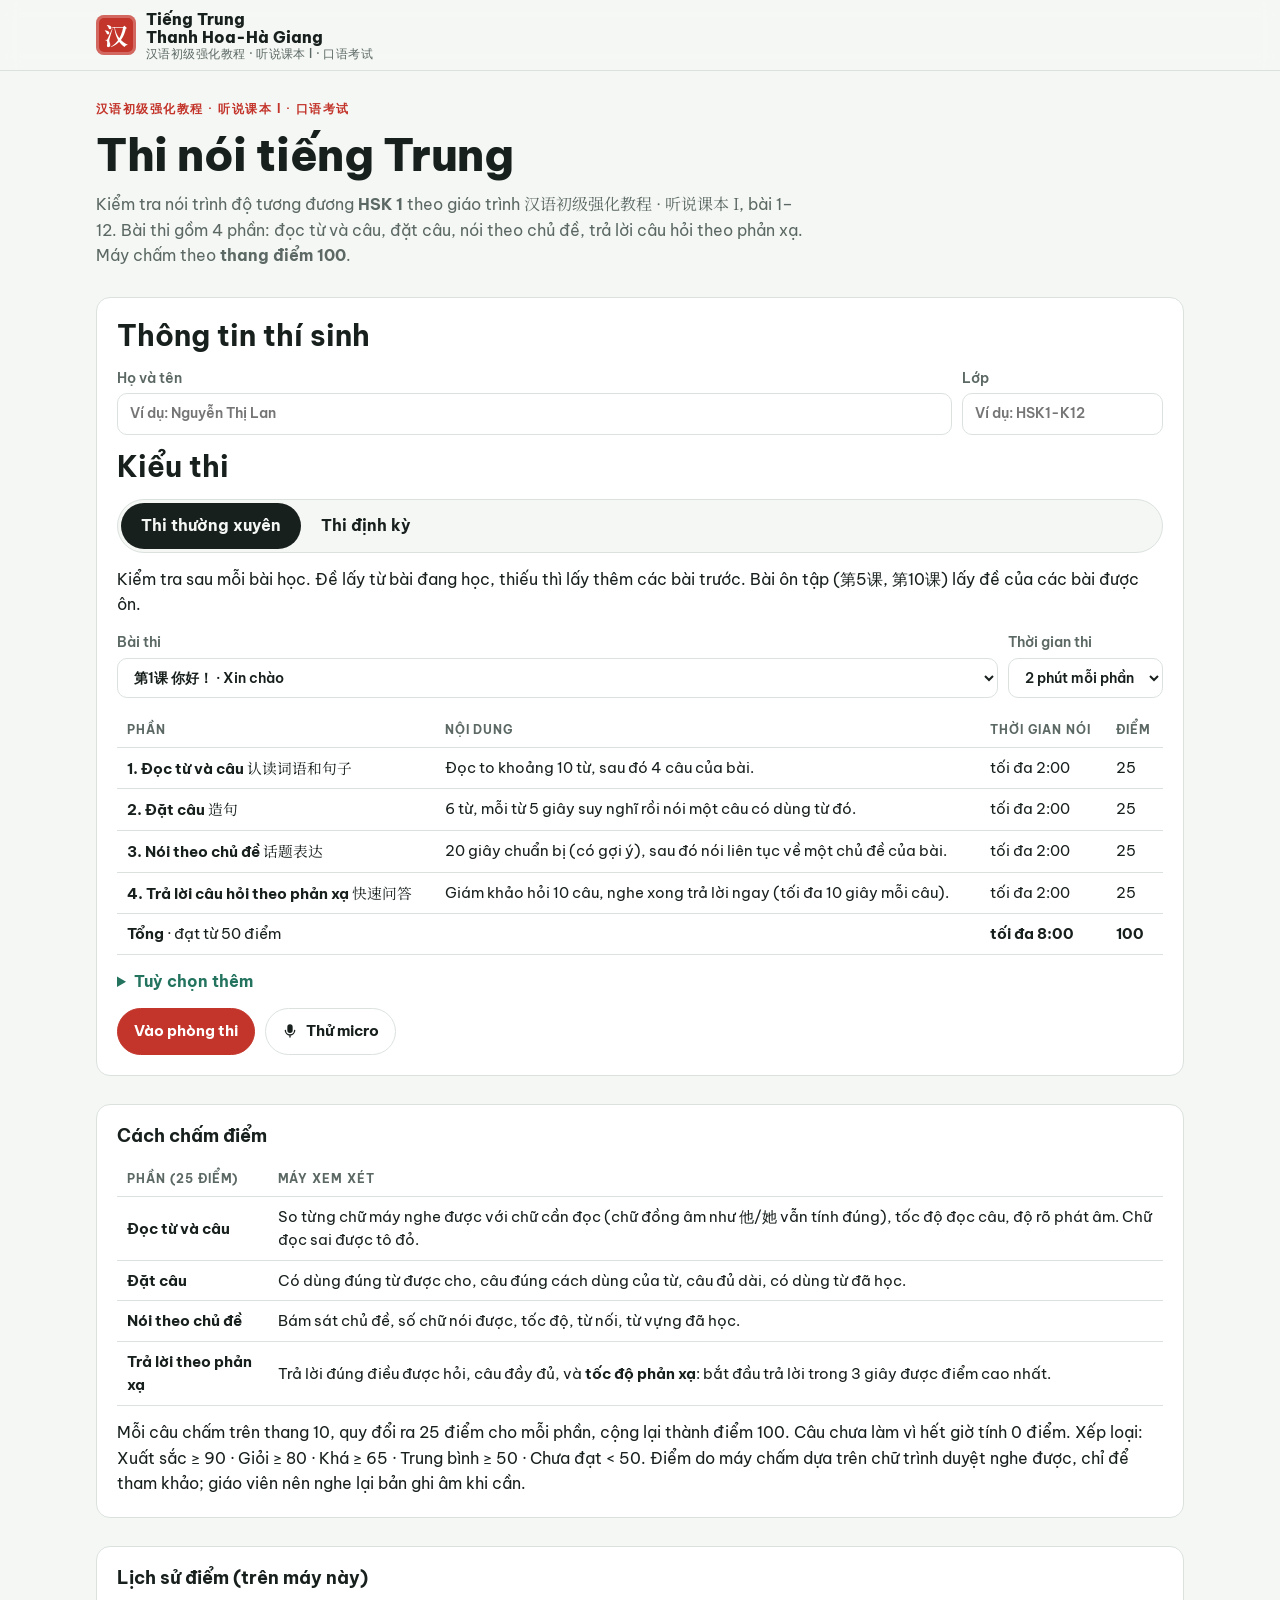
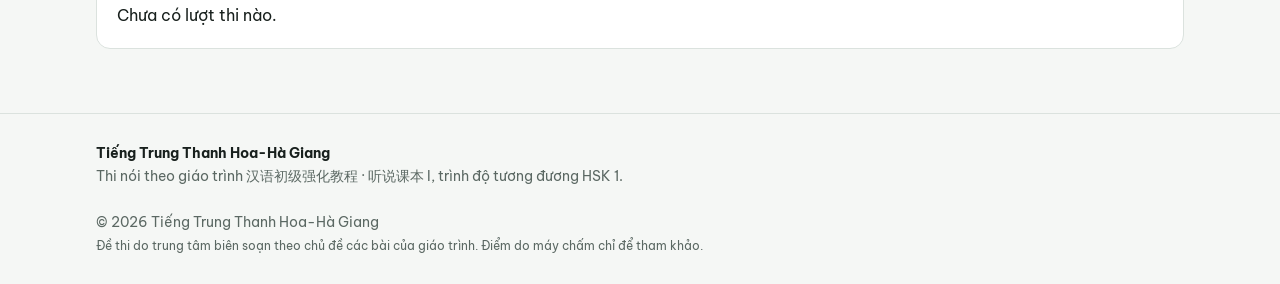
<file: index.html>
<!doctype html>
<html lang="vi">
<head>
<meta charset="utf-8">
<meta name="viewport" content="width=device-width, initial-scale=1, viewport-fit=cover">
<title>Thi nói tiếng Trung - Tiếng Trung Thanh Hoa-Hà Giang</title>
<meta name="description" content="Thi nói tiếng Trung theo giáo trình 汉语初级强化教程 听说课本 I (bài 1–12), trình độ tương đương HSK 1: thi thường xuyên và thi định kỳ, 4 phần thi, chấm thang điểm 100.">
<link rel="preconnect" href="https://fonts.googleapis.com">
<link rel="preconnect" href="https://fonts.gstatic.com" crossorigin>
<link rel="stylesheet" href="https://fonts.googleapis.com/css2?family=Be+Vietnam+Pro:wght@400;500;600;700;800&family=Noto+Serif+SC:wght@400;700&display=swap">
<link rel="stylesheet" href="style.css">
<link rel="stylesheet" href="noi.css">
</head>
<body>
<header class="topbar">
  <div class="topbar-in">
    <a class="brand" href="index.html" aria-label="Trang đầu - Thi nói tiếng Trung">
      <span class="seal" aria-hidden="true">汉</span>
      <span class="brand-name">Tiếng Trung<br>Thanh Hoa-Hà Giang<small>汉语初级强化教程 · 听说课本 I · 口语考试</small></span>
    </a>
  </div>
</header>
<main id="app" aria-live="polite"></main>
<footer>
  <div class="foot">
    <div><b style="color:var(--ink)">Tiếng Trung Thanh Hoa-Hà Giang</b><br>Thi nói theo giáo trình 汉语初级强化教程 · 听说课本 I, trình độ tương đương HSK 1.</div>
    <div>© 2026 Tiếng Trung Thanh Hoa-Hà Giang<br><small>Đề thi do trung tâm biên soạn theo chủ đề các bài của giáo trình. Điểm do máy chấm chỉ để tham khảo.</small></div>
  </div>
</footer>
<script src="data/de-thi.js"></script>
<script src="noi-core.js"></script>
<script src="thi-noi.js"></script>
</body>
</html>
</file>
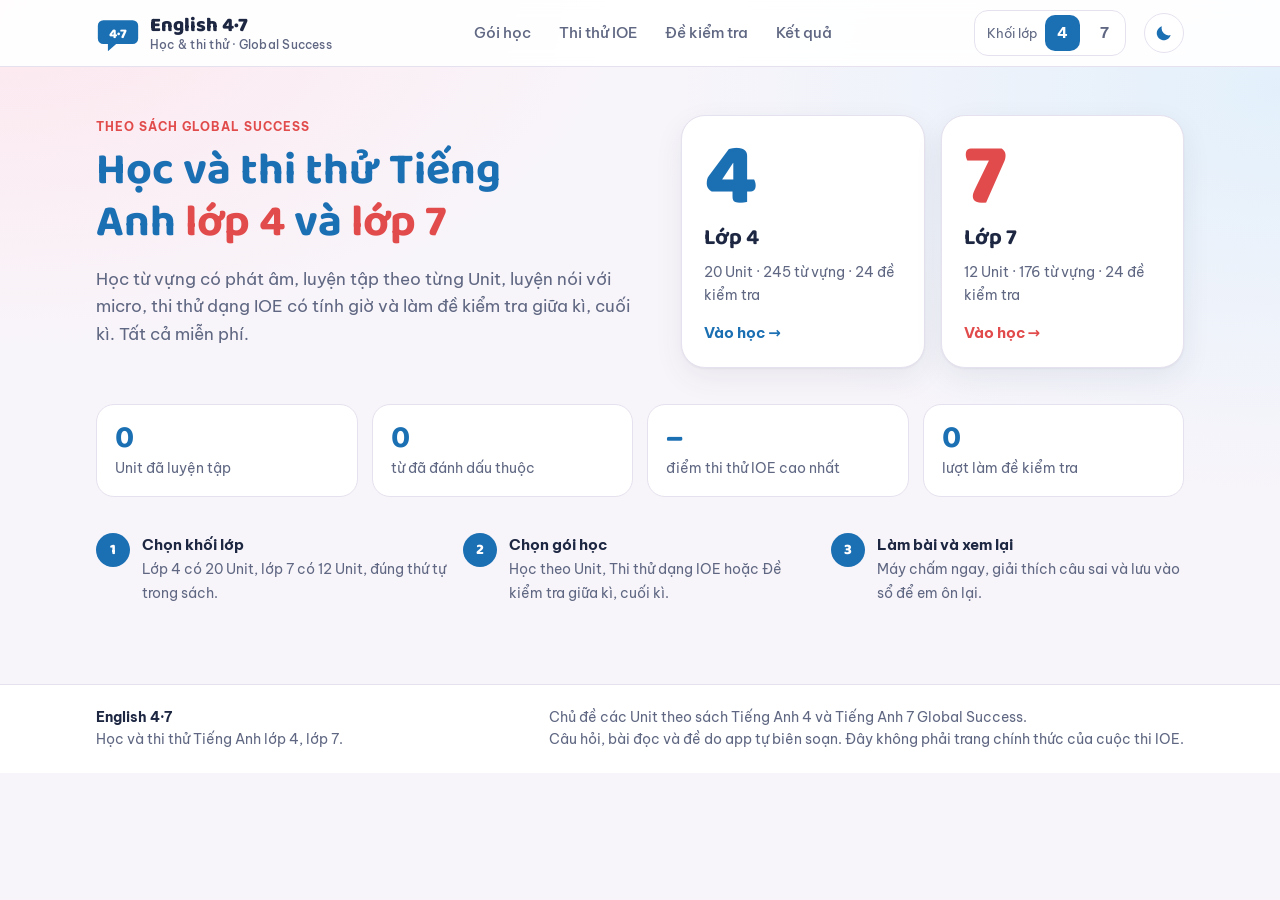
<file: tieng-anh/index.html>
<!doctype html>
<html lang="vi">
<head>
<meta charset="utf-8">
<meta name="viewport" content="width=device-width, initial-scale=1, viewport-fit=cover">
<title>English 4·7</title>
<meta name="description" content="Học và thi thử Tiếng Anh lớp 4, lớp 7 theo sách Global Success: từ vựng có phát âm, luyện tập theo Unit, luyện nói, thi thử dạng IOE và đề kiểm tra giữa kì, cuối kì.">
<link rel="preconnect" href="https://fonts.googleapis.com">
<link rel="preconnect" href="https://fonts.gstatic.com" crossorigin>
<link rel="stylesheet" href="https://fonts.googleapis.com/css2?family=Baloo+2:wght@500;600;700;800&family=Be+Vietnam+Pro:wght@400;500;600;700&display=swap">
<link rel="stylesheet" href="style.css">
<script>/* Mặc định nền sáng; chỉ theo máy khi người học chọn "Theo máy" */
(function(){var t="light";try{var v=localStorage.getItem("ta47:theme");if(v)t=JSON.parse(v);}catch(e){}if(t!=="auto")document.documentElement.setAttribute("data-theme",t);})();</script>
</head>
<body>
<!--BODY-->
<header class="topbar">
  <div class="wrap topbar-in">
    <a class="brand" href="#trang-chu" aria-label="English 4·7 – trang chủ">
      <svg class="brand-mark" viewBox="0 0 48 48" aria-hidden="true"><path d="M8 10h32a6 6 0 0 1 6 6v14a6 6 0 0 1-6 6H22l-9 8v-8H8a6 6 0 0 1-6-6V16a6 6 0 0 1 6-6z" style="fill:var(--blue)"/><text x="24" y="29.5" text-anchor="middle" font-size="15" font-weight="800" style="fill:#fff;font-family:var(--f-display)">4·7</text></svg>
      <span class="brand-name">English 4·7<small>Học &amp; thi thử · Global Success</small></span>
    </a>
    <nav class="nav" id="nav" aria-label="Điều hướng chính"></nav>
    <div class="grade-switch" id="grade-switch" aria-label="Chọn khối lớp"></div>
    <button type="button" class="icon-btn theme-btn" id="theme-btn" data-theme-toggle aria-label="Đổi nền sáng / tối"></button>
  </div>
</header>
<main id="view" aria-live="polite"></main>
<footer>
  <div class="wrap">
    <div><b style="color:var(--ink)">English 4·7</b><br>Học và thi thử Tiếng Anh lớp 4, lớp 7.</div>
    <div>Chủ đề các Unit theo sách Tiếng Anh 4 và Tiếng Anh 7 Global Success.<br>Câu hỏi, bài đọc và đề do app tự biên soạn. Đây không phải trang chính thức của cuộc thi IOE.</div>
  </div>
</footer>
<!--/BODY-->
<script src="data/lop4.js"></script>
<script src="data/lop7.js"></script>
<script src="app.js"></script>
</body>
</html>
</file>
<file: style.css>
/* Layout: thanh điều hướng dính trên cùng, nội dung một cột rộng tối đa 1120px, lưới thẻ tự xuống dòng.
   Màu: giấy hơi ngả ngọc, mực đen, đỏ son (con dấu) làm điểm nhấn, xanh ngọc phụ. 4 màu thanh điệu cho pinyin. */
:root {
  --paper: #f5f7f5;
  --card: #ffffff;
  --ink: #18201d;
  --muted: #5b6863;
  --line: #dbe2de;
  --cinnabar: #c3352b;
  --cinnabar-soft: #fbe9e6;
  --jade: #23735f;
  --jade-soft: #e2f1ec;
  --ok: #23735f;
  --bad: #c3352b;
  --t1: #2f6fb8;
  --t2: #2e8b57;
  --t3: #b07800;
  --t4: #c3352b;
  --t0: #7a8682;
  --shadow: 0 1px 2px rgb(24 32 29 / .06), 0 6px 20px rgb(24 32 29 / .06);
  --f-body: "Be Vietnam Pro", system-ui, -apple-system, "Segoe UI", Roboto, sans-serif;
  --f-han: "Noto Serif SC", "Songti SC", "SimSun", serif;
  --f-han-sans: "Noto Sans SC", "PingFang SC", "Microsoft YaHei", sans-serif;
  --r: 14px;
}
@media (prefers-color-scheme: dark) {
  :root:not([data-theme="light"]) {
    --paper: #111614; --card: #19201d; --ink: #e7ece9; --muted: #9aa8a2; --line: #2a3430;
    --cinnabar: #e3574c; --cinnabar-soft: #3a1f1c; --jade: #4fb79b; --jade-soft: #173029;
    --ok: #4fb79b; --bad: #e3574c;
    --t1: #6ea8f0; --t2: #5cc58a; --t3: #e2b04a; --t4: #ef6b60; --t0: #8c9893;
    --shadow: 0 1px 2px rgb(0 0 0 / .3), 0 6px 20px rgb(0 0 0 / .25);
    color-scheme: dark;
  }
}
:root[data-theme="dark"] {
  --paper: #111614; --card: #19201d; --ink: #e7ece9; --muted: #9aa8a2; --line: #2a3430;
  --cinnabar: #e3574c; --cinnabar-soft: #3a1f1c; --jade: #4fb79b; --jade-soft: #173029;
  --ok: #4fb79b; --bad: #e3574c;
  --t1: #6ea8f0; --t2: #5cc58a; --t3: #e2b04a; --t4: #ef6b60; --t0: #8c9893;
  --shadow: 0 1px 2px rgb(0 0 0 / .3), 0 6px 20px rgb(0 0 0 / .25);
  color-scheme: dark;
}

* { box-sizing: border-box; }
body {
  margin: 0; background: var(--paper); color: var(--ink);
  font-family: var(--f-body); font-size: 16px; line-height: 1.6;
}
h1, h2, h3 { line-height: 1.25; text-wrap: balance; margin: 0; }
h1 { font-size: clamp(1.8rem, 4.5vw, 2.8rem); font-weight: 800; letter-spacing: -.01em; }
h2 { font-size: clamp(1.35rem, 3vw, 1.8rem); font-weight: 700; }
h3 { font-size: 1.1rem; font-weight: 700; }
p { margin: 0; }
a { color: var(--jade); }
button { font: inherit; color: inherit; }
:focus-visible { outline: 3px solid var(--jade); outline-offset: 2px; border-radius: 6px; }
.han { font-family: var(--f-han); }

/* Header */
.topbar {
  position: sticky; top: env(safe-area-inset-top, 0px); z-index: 20;
  background: color-mix(in srgb, var(--paper) 88%, transparent);
  backdrop-filter: blur(10px); border-bottom: 1px solid var(--line);
}
.topbar-in { max-width: 1120px; margin: 0 auto; padding: 10px 16px; display: flex; align-items: center; gap: 16px; }
.brand { display: flex; align-items: center; gap: 10px; text-decoration: none; color: var(--ink); min-width: 0; }
.seal {
  width: 40px; height: 40px; flex: none; border-radius: 8px; background: var(--cinnabar); color: #fff;
  display: grid; place-items: center; font-family: var(--f-han); font-size: 24px; font-weight: 700;
  box-shadow: inset 0 0 0 3px rgb(255 255 255 / .25);
}
.brand-name { font-weight: 800; font-size: 1rem; line-height: 1.15; }
.brand-name small { display: block; font-weight: 500; font-size: .72rem; color: var(--muted); letter-spacing: .04em; }
.nav { margin-left: auto; display: flex; gap: 4px; flex-wrap: wrap; }
.nav a {
  text-decoration: none; color: var(--ink); padding: 8px 12px; border-radius: 999px; font-weight: 600; font-size: .92rem;
}
.nav a:hover { background: var(--jade-soft); }
.nav a.active { background: var(--ink); color: var(--paper); }
.menu-btn { display: none; margin-left: auto; background: none; border: 1px solid var(--line); border-radius: 10px; padding: 6px 12px; font-weight: 700; cursor: pointer; }
@media (max-width: 860px) {
  .menu-btn { display: block; }
  .nav { display: none; position: absolute; left: 0; right: 0; top: 100%; background: var(--card); border-bottom: 1px solid var(--line); flex-direction: column; padding: 8px 16px 14px; }
  .nav.open { display: flex; }
  .nav a { border-radius: 10px; }
}

main { max-width: 1120px; margin: 0 auto; padding: 28px 16px 64px; }
.page { display: grid; gap: 28px; }
.page-head { display: grid; gap: 8px; }
.eyebrow { font-size: .78rem; font-weight: 700; letter-spacing: .12em; text-transform: uppercase; color: var(--cinnabar); }
.lead { color: var(--muted); max-width: 65ch; }

/* Buttons */
.btn {
  display: inline-flex; align-items: center; justify-content: center; gap: 8px;
  border: 1px solid var(--line); background: var(--card); color: var(--ink);
  padding: 10px 16px; border-radius: 999px; font-weight: 700; cursor: pointer; text-decoration: none; font-size: .95rem;
}
.btn:hover { border-color: var(--jade); }
.btn.primary { background: var(--cinnabar); border-color: var(--cinnabar); color: #fff; }
.btn.primary:hover { filter: brightness(1.06); }
.btn.dark { background: var(--ink); border-color: var(--ink); color: var(--paper); }
.btn.small { padding: 6px 12px; font-size: .85rem; }
.btn:disabled { opacity: .5; cursor: not-allowed; }
.row { display: flex; flex-wrap: wrap; gap: 10px; align-items: center; }
.spk {
  width: 36px; height: 36px; border-radius: 50%; border: 1px solid var(--line); background: var(--card);
  cursor: pointer; display: inline-grid; place-items: center; flex: none; color: var(--jade);
}
.spk:hover { background: var(--jade-soft); }
.spk svg { width: 18px; height: 18px; }

/* Cards & grids */
.grid { display: grid; gap: 16px; grid-template-columns: repeat(auto-fill, minmax(240px, 1fr)); }
.card { background: var(--card); border: 1px solid var(--line); border-radius: var(--r); padding: 18px; display: grid; gap: 8px; align-content: start; min-width: 0; }
a.card { text-decoration: none; color: var(--ink); transition: transform .15s, box-shadow .15s; }
a.card:hover { transform: translateY(-2px); box-shadow: var(--shadow); }
.card .meta { font-size: .85rem; color: var(--muted); }
.card .go { font-weight: 700; color: var(--jade); font-size: .9rem; }
.tag { display: inline-block; font-size: .75rem; font-weight: 700; padding: 2px 10px; border-radius: 999px; background: var(--jade-soft); color: var(--jade); }
.tag.red { background: var(--cinnabar-soft); color: var(--cinnabar); }

/* Hero */
.hero { display: grid; grid-template-columns: minmax(0, 1.3fr) minmax(0, 1fr); gap: 28px; align-items: center; }
@media (max-width: 760px) { .hero { grid-template-columns: 1fr; } }
.hero h1 span { color: var(--cinnabar); }
.hero-word {
  background: var(--card); border: 1px solid var(--line); border-radius: 22px; padding: 26px; text-align: center;
  display: grid; gap: 6px; box-shadow: var(--shadow); position: relative; overflow: hidden;
}
.hero-word::before {
  content: ""; position: absolute; inset: 14px; border: 1px dashed var(--line); border-radius: 12px; pointer-events: none;
  background:
    linear-gradient(var(--line), var(--line)) center/1px 100% no-repeat,
    linear-gradient(var(--line), var(--line)) center/100% 1px no-repeat;
  opacity: .55;
}
.hero-word > * { position: relative; }
.hero-word .big { font-family: var(--f-han); font-size: clamp(4rem, 12vw, 6.5rem); line-height: 1.1; }
.hero-word .py { font-size: 1.4rem; font-weight: 700; }
.stats { display: flex; flex-wrap: wrap; gap: 24px; }
.stat b { display: block; font-size: 1.6rem; font-variant-numeric: tabular-nums; }
.stat span { color: var(--muted); font-size: .85rem; }

/* Pinyin tones */
.tone1 { color: var(--t1); } .tone2 { color: var(--t2); } .tone3 { color: var(--t3); } .tone4 { color: var(--t4); } .tone0 { color: var(--t0); }

/* Word list */
.words { display: grid; gap: 10px; grid-template-columns: repeat(auto-fill, minmax(230px, 1fr)); }
.word { display: flex; gap: 12px; align-items: center; background: var(--card); border: 1px solid var(--line); border-radius: 12px; padding: 10px 12px; min-width: 0; }
.word .h { font-family: var(--f-han); font-size: 1.7rem; line-height: 1.1; min-width: 2.2em; }
.word .info { min-width: 0; flex: 1; }
.word .p { font-weight: 700; font-size: .95rem; }
.word .v { color: var(--muted); font-size: .88rem; }
.sentence { display: flex; gap: 12px; align-items: flex-start; padding: 12px 0; border-top: 1px solid var(--line); }
.sentence .zh { font-family: var(--f-han); font-size: 1.25rem; }
.sentence .vi { color: var(--muted); font-size: .9rem; }

/* Video */
.video-box { aspect-ratio: 16/9; max-width: 100%; border-radius: 10px; overflow: hidden; background: var(--ink); }
.video-box iframe { width: 100%; height: 100%; border: 0; display: block; }
.video-empty {
  aspect-ratio: 16/9; max-width: 100%; border-radius: 10px; border: 2px dashed var(--line);
  display: grid; place-items: center; text-align: center; color: var(--muted); font-size: .85rem; padding: 12px;
  background: repeating-linear-gradient(45deg, transparent 0 12px, color-mix(in srgb, var(--line) 35%, transparent) 12px 13px);
}
.video-empty b { display: block; font-size: 1.6rem; color: var(--cinnabar); font-family: var(--f-han); }

/* Tabs */
.tabs { display: flex; gap: 6px; flex-wrap: wrap; border-bottom: 1px solid var(--line); padding-bottom: 10px; }
.tabs button { border: 1px solid var(--line); background: var(--card); padding: 8px 14px; border-radius: 999px; cursor: pointer; font-weight: 600; font-size: .9rem; }
.tabs button[aria-selected="true"] { background: var(--ink); color: var(--paper); border-color: var(--ink); }

/* Flashcard */
.fc-wrap { display: grid; gap: 16px; justify-items: center; }
.fc { width: min(440px, 100%); aspect-ratio: 4/3; perspective: 1200px; cursor: pointer; border: 0; background: none; padding: 0; }
.fc-in { position: relative; width: 100%; height: 100%; transition: transform .5s; transform-style: preserve-3d; }
.fc.flip .fc-in { transform: rotateY(180deg); }
.fc-face {
  position: absolute; inset: 0; backface-visibility: hidden; border-radius: 22px; background: var(--card);
  border: 1px solid var(--line); box-shadow: var(--shadow); display: grid; place-content: center; gap: 8px; text-align: center; padding: 20px;
}
.fc-face.back { transform: rotateY(180deg); }
.fc-face .big { font-family: var(--f-han); font-size: clamp(3.5rem, 14vw, 5.5rem); line-height: 1.1; }
.fc-face .py { font-size: 1.5rem; font-weight: 700; }
.fc-face .vi { font-size: 1.15rem; }
.fc-face .hint { color: var(--muted); font-size: .8rem; }
.boxes { display: flex; gap: 6px; flex-wrap: wrap; justify-content: center; }
.boxes span { font-size: .78rem; padding: 3px 10px; border-radius: 999px; background: var(--card); border: 1px solid var(--line); font-variant-numeric: tabular-nums; }
@media (prefers-reduced-motion: reduce) { .fc-in, a.card { transition: none; } }

/* Forms */
select, input[type="text"], input[type="search"], textarea {
  font: inherit; color: var(--ink); background: var(--card); border: 1px solid var(--line); border-radius: 10px; padding: 9px 12px; max-width: 100%;
}
textarea { width: 100%; min-height: 140px; font-family: var(--f-han-sans), var(--f-body); }
label.field { display: grid; gap: 4px; font-size: .85rem; font-weight: 600; color: var(--muted); }
.panel { background: var(--card); border: 1px solid var(--line); border-radius: var(--r); padding: 20px; display: grid; gap: 14px; min-width: 0; }
.note { border-left: 4px solid var(--cinnabar); background: var(--cinnabar-soft); padding: 12px 14px; border-radius: 0 10px 10px 0; font-size: .92rem; }
.note.jade { border-color: var(--jade); background: var(--jade-soft); }

/* Quiz */
.quiz { display: grid; gap: 18px; max-width: 680px; width: 100%; margin: 0 auto; }
.progress { height: 8px; border-radius: 99px; background: var(--line); overflow: hidden; }
.progress i { display: block; height: 100%; background: var(--cinnabar); transition: width .3s; }
.q-top { display: flex; justify-content: space-between; font-size: .85rem; color: var(--muted); font-variant-numeric: tabular-nums; }
.q-prompt { text-align: center; display: grid; gap: 8px; justify-items: center; padding: 18px; background: var(--card); border: 1px solid var(--line); border-radius: 18px; }
.q-prompt .big { font-family: var(--f-han); font-size: clamp(3rem, 12vw, 4.5rem); line-height: 1.15; }
.q-prompt .ask { color: var(--muted); font-size: .9rem; }
.q-prompt .mid { font-size: 1.3rem; font-weight: 700; }
.opts { display: grid; gap: 10px; grid-template-columns: repeat(2, minmax(0, 1fr)); }
@media (max-width: 480px) { .opts { grid-template-columns: 1fr; } }
.opt {
  border: 2px solid var(--line); background: var(--card); border-radius: 14px; padding: 14px; cursor: pointer; font-weight: 600;
  text-align: center; min-height: 58px; overflow-wrap: anywhere;
}
.opt.hanzi { font-family: var(--f-han); font-size: 1.6rem; font-weight: 400; }
.opt.pin { font-size: 1.25rem; }
.opt:hover:not(:disabled) { border-color: var(--jade); }
.opt.right { border-color: var(--ok); background: var(--jade-soft); }
.opt.wrong { border-color: var(--bad); background: var(--cinnabar-soft); }
.opt:disabled { cursor: default; }
.feedback { min-height: 1.6em; text-align: center; font-weight: 700; }
.feedback.ok { color: var(--ok); } .feedback.no { color: var(--bad); }
.mic {
  width: 84px; height: 84px; border-radius: 50%; border: 0; background: var(--cinnabar); color: #fff; cursor: pointer;
  display: grid; place-items: center; box-shadow: var(--shadow);
}
.mic svg { width: 34px; height: 34px; }
.mic.on { animation: pulse 1s infinite; }
@keyframes pulse { 50% { box-shadow: 0 0 0 14px color-mix(in srgb, var(--cinnabar) 25%, transparent); } }
@media (prefers-reduced-motion: reduce) { .mic.on { animation: none; outline: 4px solid var(--cinnabar-soft); } }
.score-big { font-size: 3.4rem; font-weight: 800; font-variant-numeric: tabular-nums; color: var(--cinnabar); line-height: 1; }

/* Tables */
.table-wrap { overflow-x: auto; }
table { border-collapse: collapse; width: 100%; font-size: .92rem; }
th, td { text-align: left; padding: 8px 10px; border-bottom: 1px solid var(--line); }
th { font-size: .75rem; letter-spacing: .08em; text-transform: uppercase; color: var(--muted); }
.chip-grid { display: grid; gap: 8px; grid-template-columns: repeat(auto-fill, minmax(118px, 1fr)); }
.chip {
  border: 1px solid var(--line); background: var(--card); border-radius: 12px; padding: 10px; cursor: pointer; text-align: left;
  display: grid; gap: 2px;
}
.chip:hover { border-color: var(--jade); }
.chip b { font-size: 1.25rem; }
.chip .han { font-size: 1.05rem; }
.chip small { color: var(--muted); font-size: .74rem; line-height: 1.35; }
.tone-row { display: grid; grid-template-columns: repeat(4, minmax(0, 1fr)); gap: 10px; }
@media (max-width: 520px) { .tone-row { grid-template-columns: repeat(2, minmax(0, 1fr)); } }
.tone-card { text-align: center; padding: 14px 8px; }
.tone-card .han { font-size: 2.2rem; }
.tone-card svg { width: 64px; height: 40px; margin: 0 auto; }

footer { border-top: 1px solid var(--line); }
.foot { max-width: 1120px; margin: 0 auto; padding: 28px 16px; display: flex; flex-wrap: wrap; gap: 24px; justify-content: space-between; color: var(--muted); font-size: .88rem; }
.foot a { color: var(--muted); }
.toast {
  position: fixed; left: 50%; bottom: calc(20px + env(safe-area-inset-bottom, 0px)); transform: translateX(-50%);
  background: var(--ink); color: var(--paper); padding: 10px 18px; border-radius: 999px; font-weight: 600; font-size: .9rem; z-index: 50;
  max-width: calc(100% - 32px);
}
</file>
<file: noi.css>
/* Giao diện phòng thi nói: dùng chung biến màu của style.css */
[hidden] { display: none !important; }
#app .tag { justify-self: start; }
#app .card label.field, #app .card select { min-width: 0; width: 100%; }
#app .card .btn { justify-self: start; }
.hk-seg { display: inline-flex; border: 1px solid var(--line); border-radius: 999px; padding: 3px; background: var(--paper); }
.hk-seg button { border: 0; background: none; padding: 7px 16px; border-radius: 999px; font-weight: 700; cursor: pointer; }
.hk-seg button.on { background: var(--ink); color: var(--paper); }
.hk-check { display: inline-flex; gap: 6px; align-items: center; font-size: .9rem; font-weight: 600; cursor: pointer; }
.hk-check input { width: 18px; height: 18px; accent-color: var(--cinnabar); }
.hk-plan td { vertical-align: top; }

.hk-intro { text-align: left; }
.hk-intro h2 .han { color: var(--cinnabar); }
.hk-budget { color: var(--ink); }
.hk-budget b { color: var(--cinnabar); font-variant-numeric: tabular-nums; }

.hk-prompt .hk-q { font-size: clamp(1.6rem, 6vw, 2.3rem); line-height: 1.35; }
.hk-prompt .hk-topic { font-size: clamp(2rem, 8vw, 3rem); line-height: 1.2; color: var(--cinnabar); }
.hk-prompt .big { font-size: clamp(2.2rem, 10vw, 3.6rem); }
.hk-vi summary { cursor: pointer; color: var(--jade); font-weight: 600; font-size: .9rem; }
.hk-hints { margin: 6px 0 0; padding: 0; list-style: none; display: grid; gap: 6px; text-align: left; width: 100%; max-width: 460px; }
.hk-hints li { padding: 8px 12px; border-radius: 10px; background: var(--paper); border: 1px solid var(--line); }
.hk-hints .han { font-size: 1.1rem; }
.hk-hints small { display: block; color: var(--muted); }

.hk-rec { display: grid; gap: 10px; justify-items: center; text-align: center; }
.hk-ring {
  --p: 0; padding: 7px; border-radius: 50%;
  background: conic-gradient(var(--cinnabar) calc(var(--p) * 1turn), var(--line) 0);
}
.hk-ring .mic { border: 4px solid var(--card); }
.hk-time { font-size: 1.8rem; font-weight: 800; font-variant-numeric: tabular-nums; line-height: 1; }
.hk-time.warn { color: var(--cinnabar); }
.hk-status { color: var(--muted); font-weight: 600; min-height: 1.5em; }
.hk-live { min-height: 2.2em; font-size: 1.35rem; max-width: 640px; overflow-wrap: anywhere; }
.hk-live:empty { display: none; }
.hk-live .field { text-align: left; width: min(560px, 90vw); }

.hk-item { background: var(--card); border: 1px solid var(--line); border-left: 5px solid var(--line); border-radius: 12px; }
.hk-item.ok { border-left-color: var(--ok); } .hk-item.mid { border-left-color: var(--t3); } .hk-item.no { border-left-color: var(--bad); }
.hk-item summary { display: flex; gap: 12px; align-items: center; padding: 12px 14px; cursor: pointer; list-style: none; }
.hk-item summary::-webkit-details-marker { display: none; }
.hk-item summary::after { content: "▾"; margin-left: auto; color: var(--muted); }
.hk-item[open] summary::after { content: "▴"; }
.hk-item-h { min-width: 0; }
.hk-item-h .han { font-size: 1.15rem; margin-right: 6px; }
.hk-item-b { display: grid; gap: 14px; padding: 0 14px 16px; text-align: left; }
.hk-item-b .ask { color: var(--muted); font-size: .82rem; font-weight: 700; letter-spacing: .03em; margin-bottom: 4px; }
.hk-said { font-size: 1.25rem; line-height: 1.6; padding: 10px 12px; background: var(--paper); border-radius: 10px; overflow-wrap: anywhere; }
.hk-said mark { background: var(--jade-soft); color: var(--jade); border-radius: 4px; padding: 0 2px; }
.hk-item audio { width: 100%; max-width: 420px; margin-top: 8px; }
.hk-sample { display: flex; gap: 10px; align-items: flex-start; }
.hk-sample .han { font-size: 1.15rem; line-height: 1.7; }
.hk-good, .hk-bad { margin: 0; padding-left: 20px; display: grid; gap: 4px; font-size: .92rem; }
.hk-good li::marker { content: "✓  "; color: var(--ok); }
.hk-bad li::marker { content: "!  "; color: var(--bad); font-weight: 800; }

.hk-pill { flex: none; display: inline-block; min-width: 58px; text-align: center; font-weight: 800; font-variant-numeric: tabular-nums; padding: 3px 10px; border-radius: 999px; background: var(--paper); border: 1px solid var(--line); }
.hk-pill.ok { background: var(--jade-soft); color: var(--jade); border-color: transparent; }
.hk-pill.mid { background: color-mix(in srgb, var(--t3) 16%, var(--card)); color: var(--t3); border-color: transparent; }
.hk-pill.no { background: var(--cinnabar-soft); color: var(--cinnabar); border-color: transparent; }

.hk-crits { display: grid; gap: 8px; }
.hk-crit { display: grid; grid-template-columns: minmax(150px, 220px) 1fr 36px; gap: 10px; align-items: center; font-size: .9rem; }
.hk-crit b { text-align: right; font-variant-numeric: tabular-nums; }
.hk-crit .progress i { background: var(--jade); }
@media (max-width: 520px) { .hk-crit { grid-template-columns: 1fr 36px; } .hk-crit .progress { grid-column: 1 / -1; grid-row: 2; } }

.hk-score { display: flex; gap: 20px; align-items: center; flex-wrap: wrap; }
.hk-score .score-big { font-size: 4.4rem; }
.hk-score > div:last-child { display: grid; gap: 6px; flex: 1 1 260px; justify-items: start; }
.hk-parts { display: grid; gap: 12px; }
.hk-part { display: grid; gap: 6px; }
.hk-result .note ul { margin: 6px 0 0; padding-left: 20px; }

.hk-seg-big button { padding: 10px 20px; font-size: 1rem; }
.ms-read { font-size: clamp(1.4rem, 5vw, 2rem); line-height: 1.8; text-align: left; max-width: 620px; }
.ms-read-py { text-align: left; max-width: 620px; }
.ms-read-r { font-size: 1.25rem; line-height: 1.9; }
.ms-ok { color: var(--ok); }
.ms-miss { color: var(--bad); text-decoration: underline wavy; text-underline-offset: 4px; }
.ms-words { display: grid; gap: 8px; grid-template-columns: repeat(auto-fill, minmax(140px, 1fr)); margin-top: 8px; }
.ms-words .chip b { font-weight: 400; }

@media print {
  .topbar, footer, .hk-noprint, .hk-item audio, .spk { display: none !important; }
  body { background: #fff; color: #000; }
  main { padding: 0; }
  .panel, .hk-item { break-inside: avoid; border-color: #bbb; }
  .hk-item summary::after { content: none; }
}

/* Phòng thi, phiếu điểm */
.ms-gate { text-align: left; }
.ms-rules { margin: 0; padding-left: 20px; display: grid; gap: 6px; }
.ms-count { font-size: 4rem; font-weight: 800; color: var(--cinnabar); text-align: center; min-height: 1.2em; line-height: 1.2; font-variant-numeric: tabular-nums; }
.ms-count:empty { min-height: 0; }
.hk-opts summary { cursor: pointer; font-weight: 700; color: var(--jade); }
.hk-opts[open] summary { margin-bottom: 10px; }
.ms-sheet-head { display: flex; justify-content: space-between; align-items: flex-start; gap: 16px; flex-wrap: wrap; }
.ms-sheet-head h1 { font-size: clamp(3rem, 10vw, 4.4rem); color: var(--cinnabar); line-height: 1; font-variant-numeric: tabular-nums; }
.ms-sheet-head h1 small { font-size: 1.1rem; color: var(--muted); font-weight: 600; margin-left: 6px; }
.ms-level { font-size: 1.1rem; padding: 6px 16px; }
.ms-info { display: grid; grid-template-columns: repeat(auto-fit, minmax(220px, 1fr)); gap: 10px 20px; margin: 0; }
.ms-info div { border-bottom: 1px solid var(--line); padding-bottom: 6px; min-width: 0; }
.ms-info dt { font-size: .75rem; font-weight: 700; letter-spacing: .06em; text-transform: uppercase; color: var(--muted); }
.ms-info dd { margin: 0; overflow-wrap: anywhere; }
.ms-scores .han { display: block; font-size: .85rem; }
@media (max-width: 560px) { .ms-scores th:nth-child(4), .ms-scores td:nth-child(4) { display: none; } .ms-scores td, .ms-scores th { padding: 8px 6px; } }
.ms-sign { display: none; }
@media print {
  .ms-sign { display: flex; justify-content: space-around; text-align: center; margin-top: 24px; min-height: 110px; }
  .ms-sheet { break-after: page; }
}
</file>
<file: tieng-anh/style.css>
/* Layout: thanh trên dính, nội dung một cột tối đa 1120px; thẻ gói học 3 cột tự xuống dòng; màn làm bài một cột hẹp.
   Màu: nền trắng ngả tím hồng, chữ xanh than, xanh dương cho tiêu đề và liên kết, đỏ san hô cho nút chính, vàng cho sao. */
:root {
  --bg: #f8f5fa;
  --glow1: #fde7ee;
  --glow2: #e3f0fb;
  --card: #ffffff;
  --card2: #fbfaff;
  --ink: #1d2742;
  --muted: #5f6782;
  --line: #e6e1ee;
  --blue: #1b6fb3;
  --blue-ink: #155a92;
  --blue-soft: #e5f1fb;
  --red: #e14b4b;
  --red-ink: #c23535;
  --red-soft: #fdeaea;
  --star: #f2b01e;
  --ok: #188a5a;
  --ok-soft: #e1f4ea;
  --bad: #cf3d3d;
  --bad-soft: #fbe7e7;
  --shadow: 0 1px 2px rgb(29 39 66 / .05), 0 10px 30px rgb(29 39 66 / .07);
  --f-display: "Baloo 2", "Be Vietnam Pro", system-ui, sans-serif;
  --f-body: "Be Vietnam Pro", system-ui, -apple-system, "Segoe UI", Roboto, sans-serif;
  --r: 18px;
}
@media (prefers-color-scheme: dark) {
  :root:not([data-theme="light"]) {
    --bg: #121421; --glow1: #2a1a26; --glow2: #14243a; --card: #1b1e2e; --card2: #20243a;
    --ink: #e9ebf5; --muted: #a2a8c3; --line: #2e3350;
    --blue: #6db3ee; --blue-ink: #8cc4f2; --blue-soft: #1a2b44;
    --red: #f06666; --red-ink: #ff8a8a; --red-soft: #3a1f26;
    --star: #f6c544; --ok: #4ccb8f; --ok-soft: #163327; --bad: #f27474; --bad-soft: #3b1f24;
    --shadow: 0 1px 2px rgb(0 0 0 / .3), 0 10px 30px rgb(0 0 0 / .3);
    color-scheme: dark;
  }
}
:root[data-theme="dark"] {
  --bg: #121421; --glow1: #2a1a26; --glow2: #14243a; --card: #1b1e2e; --card2: #20243a;
  --ink: #e9ebf5; --muted: #a2a8c3; --line: #2e3350;
  --blue: #6db3ee; --blue-ink: #8cc4f2; --blue-soft: #1a2b44;
  --red: #f06666; --red-ink: #ff8a8a; --red-soft: #3a1f26;
  --star: #f6c544; --ok: #4ccb8f; --ok-soft: #163327; --bad: #f27474; --bad-soft: #3b1f24;
  --shadow: 0 1px 2px rgb(0 0 0 / .3), 0 10px 30px rgb(0 0 0 / .3);
  color-scheme: dark;
}

* { box-sizing: border-box; }
html { -webkit-text-size-adjust: 100%; }
body {
  margin: 0; min-height: 100vh;
  font: 15px/1.6 var(--f-body); color: var(--ink);
  background:
    radial-gradient(900px 500px at 0% 0%, var(--glow1), transparent 70%),
    radial-gradient(900px 600px at 100% 10%, var(--glow2), transparent 70%),
    var(--bg);
  background-attachment: fixed;
}
body::before { content: ""; position: fixed; inset: 0 0 auto; height: env(safe-area-inset-top, 0px); z-index: 30; background: var(--card); }
a { color: var(--blue); }
button { font: inherit; color: inherit; }
h1, h2, h3 { font-family: var(--f-display); line-height: 1.15; text-wrap: balance; margin: 0; }
h1 { font-size: clamp(1.9rem, 4.5vw, 2.8rem); font-weight: 700; color: var(--blue); }
h2 { font-size: 1.6rem; font-weight: 700; color: var(--blue); }
h3 { font-size: 1.25rem; font-weight: 700; }
:focus-visible { outline: 3px solid var(--blue); outline-offset: 2px; border-radius: 8px; }
.wrap {
  max-width: 1120px; margin: 0 auto;
  padding-left: max(16px, env(safe-area-inset-left, 0px));
  padding-right: max(16px, env(safe-area-inset-right, 0px));
}
.muted { color: var(--muted); }
.en { font-family: var(--f-display); font-weight: 700; font-size: 1.15em; }

/* ---------- Thanh trên ---------- */
.topbar { position: sticky; top: env(safe-area-inset-top, 0px); z-index: 20; background: color-mix(in srgb, var(--card) 92%, transparent); backdrop-filter: blur(10px); border-bottom: 1px solid var(--line); }
.topbar-in { display: flex; align-items: center; gap: 18px; min-height: 66px; flex-wrap: wrap; }
.brand { display: flex; align-items: center; gap: 10px; text-decoration: none; color: var(--ink); }
.brand-mark { width: 44px; height: 44px; flex: none; }
.brand-name { font-family: var(--f-display); font-weight: 800; font-size: 1.25rem; line-height: 1; }
.brand-name small { display: block; font-family: var(--f-body); font-weight: 500; font-size: .72rem; color: var(--muted); margin-top: 4px; letter-spacing: .02em; }
.nav { display: flex; gap: 4px; flex: 1; justify-content: center; flex-wrap: wrap; }
.nav a { text-decoration: none; color: var(--muted); font-weight: 500; padding: 8px 12px; border-radius: 10px; }
.nav a:hover { color: var(--ink); background: var(--card2); }
.nav a.on { color: var(--blue); font-weight: 700; }
.theme-btn { color: var(--ink); }
.grade-switch { display: flex; align-items: center; gap: 8px; border: 1px solid var(--line); border-radius: 14px; padding: 4px; background: var(--card); }
.grade-switch a { text-decoration: none; font-weight: 700; color: var(--muted); padding: 6px 12px; border-radius: 10px; }
.grade-switch a.on { background: var(--blue); color: #fff; }
.grade-switch span { font-size: .8rem; color: var(--muted); padding-left: 8px; }
@media (max-width: 820px) {
  .topbar-in { gap: 8px; padding-block: 8px; }
  .nav { order: 3; flex-basis: 100%; justify-content: flex-start; overflow-x: auto; flex-wrap: nowrap; }
  .nav a { white-space: nowrap; padding: 6px 10px; }
  .grade-switch { margin-left: auto; }
  .grade-switch span { display: none; }
}

main { padding-block: 24px 64px; min-height: 60vh; }
footer { border-top: 1px solid var(--line); background: var(--card); color: var(--muted); font-size: .85rem; }
footer .wrap { padding-block: 22px; display: flex; flex-wrap: wrap; gap: 8px 32px; justify-content: space-between; }

/* ---------- Nút ---------- */
.btn { display: inline-flex; align-items: center; justify-content: center; gap: 8px; border: 0; cursor: pointer; text-decoration: none; font-weight: 700; border-radius: 999px; padding: 11px 24px; min-height: 44px; transition: transform .15s, background .15s; }
.btn:active { transform: translateY(1px); }
.btn-red { background: var(--red); color: #fff; box-shadow: 0 4px 0 color-mix(in srgb, var(--red) 70%, #000); }
.btn-red:hover { background: var(--red-ink); }
.btn-line { background: var(--card); color: var(--red); border: 2px solid var(--red); padding: 9px 22px; }
.btn-line:hover { background: var(--red-soft); }
.btn-blue { background: var(--blue); color: #fff; }
.btn-ghost { background: var(--card2); color: var(--ink); border: 1px solid var(--line); }
.btn-sm { padding: 6px 14px; min-height: 36px; font-size: .9rem; }
.btn[disabled] { opacity: .5; cursor: not-allowed; }
.icon-btn { display: inline-grid; place-items: center; width: 40px; height: 40px; border-radius: 50%; border: 1px solid var(--line); background: var(--card); color: var(--blue); cursor: pointer; flex: none; }
.icon-btn:hover { background: var(--blue-soft); }
.icon-btn svg { width: 20px; height: 20px; }
.icon-btn.big { width: 56px; height: 56px; }
.icon-btn.big svg { width: 28px; height: 28px; }

/* ---------- Trang chủ ---------- */
.hero { padding-block: 24px 8px; }
.hero-in { display: grid; grid-template-columns: 1.1fr 1fr; gap: 32px; align-items: center; }
.eyebrow { font-weight: 700; text-transform: uppercase; letter-spacing: .08em; font-size: .78rem; color: var(--red); margin: 0 0 8px; }
.hero h1 span { color: var(--red); white-space: nowrap; }
.lead { font-size: 1.08rem; color: var(--muted); max-width: 52ch; }
.grade-pick { display: grid; grid-template-columns: 1fr 1fr; gap: 16px; }
.grade-tile { position: relative; display: flex; flex-direction: column; gap: 4px; padding: 22px; border-radius: 24px; text-decoration: none; color: var(--ink); background: var(--card); border: 1px solid var(--line); box-shadow: var(--shadow); overflow: hidden; transition: transform .2s; }
.grade-tile:hover { transform: translateY(-3px); }
.gt-num { font-family: var(--f-display); font-weight: 800; font-size: 5.5rem; line-height: .9; color: var(--blue); }
.grade-tile:nth-child(2) .gt-num { color: var(--red); }
.gt-name { font-family: var(--f-display); font-weight: 700; font-size: 1.4rem; }
.gt-meta { color: var(--muted); font-size: .9rem; }
.gt-go { margin-top: 10px; font-weight: 700; color: var(--blue); }
.grade-tile:nth-child(2) .gt-go { color: var(--red); }
.stats { display: grid; grid-template-columns: repeat(4, 1fr); gap: 14px; margin-top: 28px; }
.stat { background: var(--card); border: 1px solid var(--line); border-radius: var(--r); padding: 16px 18px; }
.stat b { display: block; font-family: var(--f-display); font-size: 2rem; line-height: 1.1; color: var(--blue); font-variant-numeric: tabular-nums; }
.stat span { color: var(--muted); font-size: .88rem; }
.steps-how { display: grid; grid-template-columns: repeat(3, 1fr); gap: 14px; margin-top: 36px; padding: 0; list-style: none; counter-reset: s; }
.steps-how li { display: flex; gap: 12px; align-items: flex-start; }
.steps-how li::before { counter-increment: s; content: counter(s); flex: none; width: 34px; height: 34px; border-radius: 50%; display: grid; place-items: center; font-weight: 800; color: #fff; background: var(--blue); font-family: var(--f-display); }
.steps-how b { display: block; }
.steps-how span { color: var(--muted); font-size: .9rem; }
@media (max-width: 860px) {
  .hero-in { grid-template-columns: 1fr; }
  .stats { grid-template-columns: repeat(2, 1fr); }
  .steps-how { grid-template-columns: 1fr; }
}
@media (max-width: 420px) { .gt-num { font-size: 4.2rem; } .grade-tile { padding: 16px; } }

/* ---------- Bước (stepper) ---------- */
.stepper { list-style: none; margin: 0 0 22px; padding: 0; display: flex; align-items: center; gap: 10px; }
.stepper li { flex: 1; display: flex; align-items: center; justify-content: center; gap: 10px; padding: 10px 14px; border-radius: 999px; background: color-mix(in srgb, var(--muted) 14%, transparent); color: var(--muted); font-weight: 600; white-space: nowrap; min-width: 0; }
.stepper li b { width: 28px; height: 28px; flex: none; border-radius: 50%; display: grid; place-items: center; background: var(--card); font-size: .85rem; }
.stepper li.on { background: var(--card); color: var(--blue); border: 2px solid var(--blue); box-shadow: var(--shadow); }
.stepper li.on b { background: var(--blue); color: #fff; }
.stepper li.done { color: var(--ok); background: var(--ok-soft); }
.stepper li.done b { background: var(--ok); color: #fff; }
.stepper .dash { flex: 0 0 30px; height: 0; border-top: 2px dotted var(--line); padding: 0; background: none; }
@media (max-width: 640px) { .stepper li span { display: none; } .stepper li.on span { display: inline; } .stepper .dash { flex-basis: 12px; } }

/* ---------- Trang khối lớp ---------- */
.note-row { display: flex; gap: 16px; justify-content: space-between; align-items: flex-start; flex-wrap: wrap; }
.note { min-width: 0; flex: 1 1 420px; }
.note b { color: var(--red); }
.note ul { margin: 4px 0 0; padding-left: 20px; }
.note a { color: var(--red); font-style: italic; }
.pk-head { margin-top: 26px; display: flex; flex-direction: column; gap: 6px; }
.pk-head p { margin: 0; color: var(--muted); }
.pk-head .valid b { color: var(--blue); }
.sel-grade { display: flex; flex-direction: column; gap: 6px; margin: 18px 0 22px; max-width: 320px; }
.sel-grade label { color: var(--muted); padding-left: 18px; }
.sel-grade select { appearance: none; font: inherit; font-weight: 700; color: var(--red); background: var(--card) url("data:image/svg+xml,%3Csvg xmlns='http://www.w3.org/2000/svg' width='14' height='14' viewBox='0 0 24 24' fill='none' stroke='%23e14b4b' stroke-width='3'%3E%3Cpath d='m6 9 6 6 6-6'/%3E%3C/svg%3E") no-repeat right 18px center; border: 2px solid var(--red); border-radius: 999px; padding: 12px 44px 12px 22px; cursor: pointer; }
.packs { display: grid; grid-template-columns: repeat(3, minmax(0, 1fr)); gap: 20px; }
.pack { position: relative; display: flex; flex-direction: column; background: var(--card); border: 1px solid var(--line); border-radius: 26px; padding: 22px 22px 24px; box-shadow: var(--shadow); min-width: 0; }
.pack .badge { position: absolute; top: 16px; right: 16px; background: var(--blue-soft); color: var(--blue); font-weight: 700; padding: 4px 14px; border-radius: 999px; font-size: .9rem; }
.pack .ill { width: 100%; max-width: 230px; height: 150px; margin: 6px auto 10px; display: block; }
.pack h3 { text-align: center; font-size: 1.4rem; }
.pack .desc { text-align: center; color: var(--muted); font-size: .93rem; margin: 6px 0 14px; }
.pack .perks-h { font-weight: 700; font-size: .92rem; margin-bottom: 6px; }
.perks { list-style: none; margin: 0 0 16px; padding: 0; display: flex; flex-direction: column; gap: 8px; flex: 1; }
.perks li { display: flex; gap: 10px; align-items: flex-start; font-size: .93rem; }
.perks svg { width: 20px; height: 20px; flex: none; margin-top: 1px; color: var(--star); }
.price { text-align: center; font-family: var(--f-display); font-weight: 800; font-size: 2.1rem; color: var(--blue); line-height: 1.1; margin-bottom: 4px; }
.price small { font-size: 1rem; font-weight: 700; }
.price-note { text-align: center; color: var(--muted); font-size: .82rem; margin-bottom: 14px; }
.pack-btns { display: flex; gap: 10px; justify-content: center; flex-wrap: wrap; }
.pack-btns .btn { flex: 1 1 120px; white-space: nowrap; padding-inline: 16px; }
@media (max-width: 960px) { .packs { grid-template-columns: 1fr 1fr; } }
@media (max-width: 640px) { .packs { grid-template-columns: 1fr; } }

/* Minh hoạ */
.ill .i-shadow { fill: color-mix(in srgb, var(--muted) 18%, transparent); }
.ill .i-blue { fill: var(--blue); }
.ill .i-blue-soft { fill: var(--blue-soft); stroke: var(--blue); stroke-width: 2; }
.ill .i-red { fill: var(--red); }
.ill .i-red-soft { fill: var(--red-soft); stroke: var(--red); stroke-width: 2; }
.ill .i-card { fill: var(--card); stroke: var(--ink); stroke-width: 2; }
.ill .i-line { stroke: var(--muted); stroke-width: 3; stroke-linecap: round; fill: none; }
.ill .i-ink { fill: var(--ink); }
.ill .i-star { fill: var(--star); }
.ill .i-white { fill: #fff; }
.ill text { font-family: var(--f-display); font-weight: 800; }

/* Lưới Unit */
.section-h { display: flex; align-items: baseline; justify-content: space-between; gap: 12px; flex-wrap: wrap; margin: 44px 0 14px; }
.term-h { font-weight: 700; color: var(--muted); text-transform: uppercase; letter-spacing: .06em; font-size: .8rem; margin: 18px 0 10px; }
.units { display: grid; grid-template-columns: repeat(auto-fill, minmax(210px, 1fr)); gap: 12px; }
.unit { display: flex; flex-direction: column; gap: 2px; padding: 14px 16px; border-radius: 16px; background: var(--card); border: 1px solid var(--line); text-decoration: none; color: var(--ink); transition: border-color .15s, transform .15s; min-width: 0; }
.unit:hover { border-color: var(--blue); transform: translateY(-2px); }
.u-n { font-size: .78rem; font-weight: 700; color: var(--red); letter-spacing: .04em; text-transform: uppercase; }
.unit b { font-family: var(--f-display); font-size: 1.12rem; line-height: 1.2; }
.u-vi { color: var(--muted); font-size: .86rem; }
.u-foot { display: flex; justify-content: space-between; align-items: center; margin-top: 8px; font-size: .8rem; color: var(--muted); }
.stars { color: var(--line); letter-spacing: 1px; font-size: 1rem; }
.stars i { font-style: normal; color: var(--star); }

/* ---------- Trang Unit ---------- */
.crumb { font-size: .88rem; color: var(--muted); margin-bottom: 8px; }
.crumb a { color: var(--muted); }
.unit-head { display: flex; justify-content: space-between; gap: 16px; align-items: flex-end; flex-wrap: wrap; }
.unit-head p { margin: 4px 0 0; color: var(--muted); }
.tabs { display: flex; gap: 6px; margin: 22px 0 18px; border-bottom: 1px solid var(--line); overflow-x: auto; }
.tab { border: 0; background: none; padding: 10px 16px; font-weight: 600; color: var(--muted); border-bottom: 3px solid transparent; cursor: pointer; white-space: nowrap; }
.tab.on { color: var(--blue); border-bottom-color: var(--blue); }
.grid-2 { display: grid; grid-template-columns: minmax(0, 1fr) minmax(0, 1fr); gap: 22px; align-items: start; }
@media (max-width: 860px) { .grid-2 { grid-template-columns: 1fr; } }
.panel { background: var(--card); border: 1px solid var(--line); border-radius: var(--r); padding: 18px; }
.panel h3 { margin-bottom: 10px; }

.fc-wrap { display: flex; flex-direction: column; gap: 12px; }
.fc { position: relative; width: 100%; aspect-ratio: 16 / 10; max-width: 100%; border: 0; padding: 0; background: none; cursor: pointer; perspective: 1000px; }
.fc-inner { position: absolute; inset: 0; transition: transform .45s; transform-style: preserve-3d; }
.fc.flip .fc-inner { transform: rotateY(180deg); }
.fc-face { position: absolute; inset: 0; display: flex; flex-direction: column; align-items: center; justify-content: center; gap: 8px; padding: 18px; border-radius: 22px; backface-visibility: hidden; -webkit-backface-visibility: hidden; text-align: center; }
.fc-front { background: var(--blue); color: #fff; }
.fc-back { background: var(--card); border: 2px solid var(--blue); transform: rotateY(180deg); }
.fc-en { font-family: var(--f-display); font-weight: 800; font-size: clamp(1.8rem, 5vw, 2.8rem); line-height: 1.1; }
.fc-vi { font-family: var(--f-display); font-weight: 700; font-size: clamp(1.4rem, 4vw, 2rem); color: var(--blue); line-height: 1.2; }
.fc-tip { font-size: .85rem; opacity: .8; }
.fc-ctrl { display: flex; align-items: center; justify-content: space-between; gap: 8px; flex-wrap: wrap; }
.fc-ctrl .count { font-variant-numeric: tabular-nums; color: var(--muted); font-weight: 600; }
.known-on { background: var(--ok); color: #fff; border-color: var(--ok); }
.wlist { list-style: none; margin: 0; padding: 0; display: flex; flex-direction: column; }
.wlist li { display: grid; grid-template-columns: auto minmax(0, 1fr) auto; gap: 12px; align-items: center; padding: 8px 0; border-bottom: 1px solid var(--line); }
.wlist li:last-child { border-bottom: 0; }
.wlist .w-en { font-weight: 700; }
.wlist .w-vi { color: var(--muted); font-size: .9rem; display: block; }
.chk { width: 32px; height: 32px; border-radius: 50%; border: 2px solid var(--line); background: var(--card); cursor: pointer; display: grid; place-items: center; color: transparent; }
.chk svg { width: 16px; height: 16px; }
.chk.on { background: var(--ok); border-color: var(--ok); color: #fff; }
.sents { list-style: none; padding: 0; margin: 0; display: flex; flex-direction: column; gap: 8px; }
.sents li { display: flex; gap: 10px; align-items: center; }

.practice-card { display: grid; grid-template-columns: auto minmax(0, 1fr); gap: 20px; align-items: center; }
.practice-card .ill { width: 150px; height: 110px; }
.practice-card ul { margin: 8px 0 14px; padding-left: 20px; color: var(--muted); }
@media (max-width: 560px) { .practice-card { grid-template-columns: 1fr; } }

.sp-list { display: flex; flex-direction: column; gap: 10px; }
.sp-row { background: var(--card); border: 1px solid var(--line); border-radius: 14px; padding: 12px 14px; display: grid; grid-template-columns: minmax(0, 1fr) auto; gap: 8px 12px; align-items: center; }
.sp-text { font-weight: 600; }
.sp-btns { display: flex; gap: 8px; }
.mic { display: inline-flex; align-items: center; gap: 6px; border: 0; border-radius: 999px; padding: 8px 16px; background: var(--red); color: #fff; font-weight: 700; cursor: pointer; min-height: 40px; }
.mic svg { width: 18px; height: 18px; }
.mic.rec { animation: pulse 1s infinite; }
@keyframes pulse { 50% { box-shadow: 0 0 0 8px color-mix(in srgb, var(--red) 25%, transparent); } }
.sp-res { grid-column: 1 / -1; font-size: .9rem; }
.sp-res:empty { display: none; }
.sp-score { display: inline-block; font-family: var(--f-display); font-weight: 800; font-size: 1.3rem; margin-right: 8px; }
.sp-score.good { color: var(--ok); } .sp-score.mid { color: var(--star); } .sp-score.low { color: var(--bad); }
.w-ok { color: var(--ok); font-weight: 600; } .w-miss { color: var(--bad); text-decoration: underline wavy; }

/* ---------- IOE và đề ---------- */
.rules { display: grid; grid-template-columns: repeat(4, minmax(0, 1fr)); gap: 12px; margin: 18px 0; }
.rules div { background: var(--card); border: 1px solid var(--line); border-radius: 16px; padding: 14px; }
.rules b { display: block; font-family: var(--f-display); font-size: 1.7rem; color: var(--blue); line-height: 1.1; }
.rules span { color: var(--muted); font-size: .85rem; }
@media (max-width: 700px) { .rules { grid-template-columns: 1fr 1fr; } }
.chips { display: flex; flex-wrap: wrap; gap: 8px; margin: 10px 0 18px; }
.chip-opt { border: 2px solid var(--line); background: var(--card); border-radius: 999px; padding: 8px 16px; font-weight: 600; cursor: pointer; }
.chip-opt.on { border-color: var(--blue); color: var(--blue); background: var(--blue-soft); }
.table-wrap { overflow-x: auto; }
table { border-collapse: collapse; width: 100%; font-variant-numeric: tabular-nums; }
th, td { text-align: left; padding: 10px 12px; border-bottom: 1px solid var(--line); white-space: nowrap; }
th { font-size: .78rem; text-transform: uppercase; letter-spacing: .05em; color: var(--muted); font-weight: 700; }
tr.me td { background: var(--blue-soft); font-weight: 700; }
.terms { display: grid; grid-template-columns: repeat(2, minmax(0, 1fr)); gap: 16px; }
@media (max-width: 760px) { .terms { grid-template-columns: 1fr; } }
.term { background: var(--card); border: 1px solid var(--line); border-radius: var(--r); padding: 18px; }
.term h3 { color: var(--ink); }
.term p { margin: 2px 0 12px; color: var(--muted); font-size: .9rem; }
.de-list { display: grid; grid-template-columns: repeat(3, minmax(0, 1fr)); gap: 10px; }
.de { border: 2px solid var(--line); border-radius: 14px; background: var(--card2); padding: 12px 8px; cursor: pointer; text-align: center; display: flex; flex-direction: column; gap: 2px; }
.de:hover { border-color: var(--red); }
.de b { font-family: var(--f-display); font-size: 1.1rem; }
.de span { font-size: .8rem; color: var(--muted); font-variant-numeric: tabular-nums; }
.de span.has { color: var(--ok); font-weight: 700; }

/* ---------- Làm bài ---------- */
.run { max-width: 820px; }
.run-top { position: sticky; top: calc(env(safe-area-inset-top, 0px) + 67px); z-index: 10; display: flex; align-items: center; gap: 12px; padding: 10px 14px; background: var(--card); border: 1px solid var(--line); border-radius: 16px; box-shadow: var(--shadow); margin-bottom: 14px; }
@media (max-width: 820px) { .run-top { top: calc(env(safe-area-inset-top, 0px) + 96px); } }
.run-title { flex: 1; min-width: 0; font-weight: 700; overflow: hidden; text-overflow: ellipsis; white-space: nowrap; }
.run-title small { display: block; font-weight: 500; color: var(--muted); font-size: .8rem; }
.timer { font-family: var(--f-display); font-weight: 800; font-size: 1.3rem; color: var(--blue); font-variant-numeric: tabular-nums; display: flex; align-items: center; gap: 6px; }
.timer svg { width: 20px; height: 20px; }
.timer.low { color: var(--bad); }
.bar { height: 8px; background: var(--line); border-radius: 99px; overflow: hidden; margin: -4px 0 16px; }
.bar i { display: block; height: 100%; background: var(--blue); border-radius: 99px; transition: width .3s; }
.navgrid { display: grid; grid-template-columns: repeat(auto-fill, minmax(38px, 1fr)); gap: 6px; margin-bottom: 16px; }
.navgrid button { height: 38px; border-radius: 10px; border: 1px solid var(--line); background: var(--card); cursor: pointer; font-weight: 600; font-variant-numeric: tabular-nums; }
.navgrid button.done { background: var(--blue-soft); border-color: var(--blue); color: var(--blue); }
.navgrid button.cur { outline: 3px solid var(--red); outline-offset: 1px; }
.q { background: var(--card); border: 1px solid var(--line); border-radius: var(--r); padding: 18px; }
.paper .q { border-radius: 14px; margin-bottom: 12px; }
.q-head { display: flex; align-items: center; gap: 10px; margin-bottom: 10px; flex-wrap: wrap; }
.q-num { font-family: var(--f-display); font-weight: 800; color: var(--red); font-size: 1.1rem; }
.q-tag { font-size: .75rem; font-weight: 700; text-transform: uppercase; letter-spacing: .05em; color: var(--blue); background: var(--blue-soft); padding: 3px 10px; border-radius: 999px; }
.q-head .icon-btn { margin-left: auto; }
.q-prompt { font-size: 1.08rem; margin-bottom: 14px; }
.q-prompt b { color: var(--ink); }
.hint { color: var(--muted); font-size: .95rem; }
.blank { display: inline-block; min-width: 64px; border-bottom: 2px solid var(--ink); margin: 0 4px; height: 1.1em; vertical-align: baseline; }
.q-prompt u, .opt u { text-decoration-thickness: 2px; text-underline-offset: 3px; font-weight: 800; color: var(--red-ink); }
.q-prompt sub { font-size: .7rem; font-weight: 800; color: var(--blue); margin-left: 1px; }
.listen-big { display: flex; justify-content: center; margin: 4px 0 16px; }
.opts { display: grid; grid-template-columns: 1fr 1fr; gap: 10px; }
.opts.col { grid-template-columns: 1fr; }
@media (max-width: 520px) { .opts { grid-template-columns: 1fr; } }
.opt { display: flex; align-items: center; gap: 12px; text-align: left; padding: 10px 14px; min-height: 52px; border-radius: 14px; border: 2px solid var(--line); background: var(--card); cursor: pointer; transition: border-color .12s, background .12s; }
.opt:hover:not([disabled]) { border-color: var(--blue); }
.opt-k { flex: none; width: 30px; height: 30px; border-radius: 50%; display: grid; place-items: center; font-weight: 800; background: var(--card2); border: 1px solid var(--line); font-size: .9rem; }
.opt-t { min-width: 0; overflow-wrap: anywhere; }
.opt.sel { border-color: var(--blue); background: var(--blue-soft); }
.opt.sel .opt-k { background: var(--blue); color: #fff; border-color: var(--blue); }
.opt.right { border-color: var(--ok); background: var(--ok-soft); }
.opt.right .opt-k { background: var(--ok); color: #fff; border-color: var(--ok); }
.opt.wrong { border-color: var(--bad); background: var(--bad-soft); }
.opt.wrong .opt-k { background: var(--bad); color: #fff; border-color: var(--bad); }
.opt[disabled] { cursor: default; }
.fill-word { font-family: var(--f-display); font-weight: 800; font-size: clamp(1.7rem, 6vw, 2.4rem); letter-spacing: .12em; text-align: center; margin: 4px 0 14px; color: var(--ink); overflow-wrap: anywhere; }
.fill-word .gap { display: inline-block; width: .75em; border-bottom: 4px solid var(--red); margin: 0 .06em; height: .9em; vertical-align: baseline; }
.fill-word .sp { display: inline-block; width: .5em; }
.fill-in { width: 100%; font: inherit; font-size: 1.2rem; font-weight: 600; padding: 12px 16px; border-radius: 14px; border: 2px solid var(--line); background: var(--card2); color: var(--ink); text-align: center; }
.fill-in:focus { border-color: var(--blue); outline: none; }
.fill-in.right { border-color: var(--ok); background: var(--ok-soft); }
.fill-in.wrong { border-color: var(--bad); background: var(--bad-soft); }
.built { min-height: 60px; display: flex; flex-wrap: wrap; gap: 8px; align-items: center; padding: 10px; border-radius: 14px; border: 2px dashed var(--line); margin-bottom: 12px; }
.built.right { border-style: solid; border-color: var(--ok); background: var(--ok-soft); }
.built.wrong { border-style: solid; border-color: var(--bad); background: var(--bad-soft); }
.built .ph { color: var(--muted); font-size: .9rem; }
.built .end { font-weight: 800; font-size: 1.2rem; }
.pool { display: flex; flex-wrap: wrap; gap: 8px; }
.chip { border: 2px solid var(--blue); background: var(--card); color: var(--blue-ink); font-weight: 700; padding: 8px 14px; border-radius: 12px; cursor: pointer; min-height: 42px; }
.built .chip { background: var(--blue); color: #fff; }
.chip[disabled] { cursor: default; }
.fb { margin-top: 14px; padding: 12px 14px; border-radius: 14px; font-size: .95rem; }
.fb.ok { background: var(--ok-soft); color: var(--ok); }
.fb.bad { background: var(--bad-soft); color: var(--bad); }
.fb .ex { color: var(--ink); margin-top: 4px; }
.fb .ex::before { content: "Giải thích: "; font-weight: 700; }
.run-actions { display: flex; gap: 10px; justify-content: space-between; margin-top: 16px; flex-wrap: wrap; }
.run-actions .spacer { flex: 1; }
.passage { background: var(--card2); border: 1px solid var(--line); border-radius: 14px; padding: 14px 16px; margin-bottom: 12px; }
.passage summary { cursor: pointer; font-weight: 700; color: var(--blue); }
.passage p { margin: 8px 0 0; line-height: 1.75; }
.passage .cz { color: var(--red); }
.sec-h { margin: 26px 0 10px; }
.sec-h h3 { color: var(--blue); }
.sec-h p { margin: 2px 0 0; color: var(--muted); }
.confirm { margin-top: 14px; background: var(--red-soft); border: 1px solid var(--red); border-radius: 14px; padding: 14px; display: flex; gap: 12px; align-items: center; flex-wrap: wrap; }
.confirm p { margin: 0; flex: 1 1 220px; }

/* Kết quả */
.res { background: var(--card); border: 1px solid var(--line); border-radius: 26px; padding: 26px; text-align: center; box-shadow: var(--shadow); }
.res-score { font-family: var(--f-display); font-weight: 800; font-size: clamp(3.5rem, 12vw, 5.5rem); line-height: 1; color: var(--blue); font-variant-numeric: tabular-nums; }
.res-score small { font-size: .35em; color: var(--muted); }
.res-msg { font-family: var(--f-display); font-size: 1.4rem; font-weight: 700; margin: 6px 0; }
.res .stars { font-size: 2rem; }
.res-meta { color: var(--muted); margin-bottom: 18px; font-variant-numeric: tabular-nums; }
.res-btns { display: flex; gap: 10px; justify-content: center; flex-wrap: wrap; }
.review { margin-top: 26px; display: flex; flex-direction: column; gap: 12px; }
.empty { text-align: center; color: var(--muted); padding: 24px; background: var(--card); border: 1px dashed var(--line); border-radius: var(--r); }
.kv { display: flex; gap: 12px; align-items: center; flex-wrap: wrap; margin-top: 10px; }
.kv select { font: inherit; padding: 8px 12px; border-radius: 10px; border: 1px solid var(--line); background: var(--card); color: var(--ink); }

.toast { position: fixed; left: 50%; bottom: calc(24px + env(safe-area-inset-bottom, 0px)); transform: translateX(-50%); background: var(--ink); color: var(--bg); padding: 10px 18px; border-radius: 999px; z-index: 50; font-weight: 600; box-shadow: var(--shadow); max-width: calc(100% - 32px); text-align: center; }

@media (prefers-reduced-motion: reduce) {
  *, *::before, *::after { transition: none !important; animation: none !important; }
}

/* ---------- Học từ ---------- */
.btn svg { width: 18px; height: 18px; }
.pill { display: inline-block; padding: 4px 12px; border-radius: 999px; background: var(--blue-soft); color: var(--blue); font-weight: 700; font-size: .85rem; font-variant-numeric: tabular-nums; }
.pill.ok { background: var(--ok-soft); color: var(--ok); }
.learn-head { display: flex; justify-content: space-between; align-items: center; gap: 12px 20px; flex-wrap: wrap; margin-bottom: 14px; }
.learn-head p { margin: 0; flex: 1 1 320px; min-width: 0; }
.learn-tools { display: flex; align-items: center; gap: 10px; flex-wrap: wrap; }
.btn.playing { background: var(--red); }
.wcards { display: grid; grid-template-columns: repeat(auto-fill, minmax(170px, 1fr)); gap: 12px; }
.wcard { background: var(--card); border: 2px solid var(--line); border-radius: 18px; padding: 12px 14px 14px; display: flex; flex-direction: column; gap: 4px; min-width: 0; transition: border-color .2s, background .2s; }
.wcard.is-known { border-color: color-mix(in srgb, var(--ok) 45%, var(--line)); }
.wcard.now { border-color: var(--red); background: var(--red-soft); }
.wc-top { display: flex; justify-content: space-between; align-items: center; margin-bottom: 4px; }
.wc-en { font-family: var(--f-display); font-weight: 800; font-size: 1.35rem; line-height: 1.15; color: var(--blue); overflow-wrap: anywhere; }
.wc-vi { color: var(--muted); font-size: .92rem; }
.next-step { margin-top: 20px; display: flex; align-items: center; gap: 10px; flex-wrap: wrap; padding: 14px 16px; border-radius: 16px; background: var(--blue-soft); }
.next-step span { flex: 1 1 220px; font-weight: 600; }
@media (max-width: 420px) { .wcards { grid-template-columns: 1fr 1fr; gap: 8px; } .wc-en { font-size: 1.15rem; } }

/* ---------- Flashcard ---------- */
.flash { max-width: 600px; margin: 0 auto; display: flex; flex-direction: column; gap: 14px; }
.fc-opts { display: flex; flex-wrap: wrap; gap: 8px; justify-content: center; }
.fc-opts .chip-opt { font-size: .88rem; padding: 6px 14px; }
.flash .bar { margin: 0; }
.fc-vi-front { color: #fff; }
.fc-en-back { color: var(--blue); }
.fc-mark { display: grid; grid-template-columns: 1fr 1fr; gap: 12px; }
.fc-help { text-align: center; font-size: .85rem; margin: 0; }

/* Điện thoại nhỏ: giữ logo, chọn lớp và nút đổi nền trên một hàng */
@media (max-width: 480px) {
  .brand-name { font-size: 1.1rem; }
  .brand-name small { display: none; }
  .brand-mark { width: 38px; height: 38px; }
  .theme-btn { width: 36px; height: 36px; }
  .grade-switch a { padding: 5px 10px; }
  .tab { padding: 10px 10px; font-size: .92rem; }
  .unit-head .pack-btns { width: 100%; }
}
</file>
